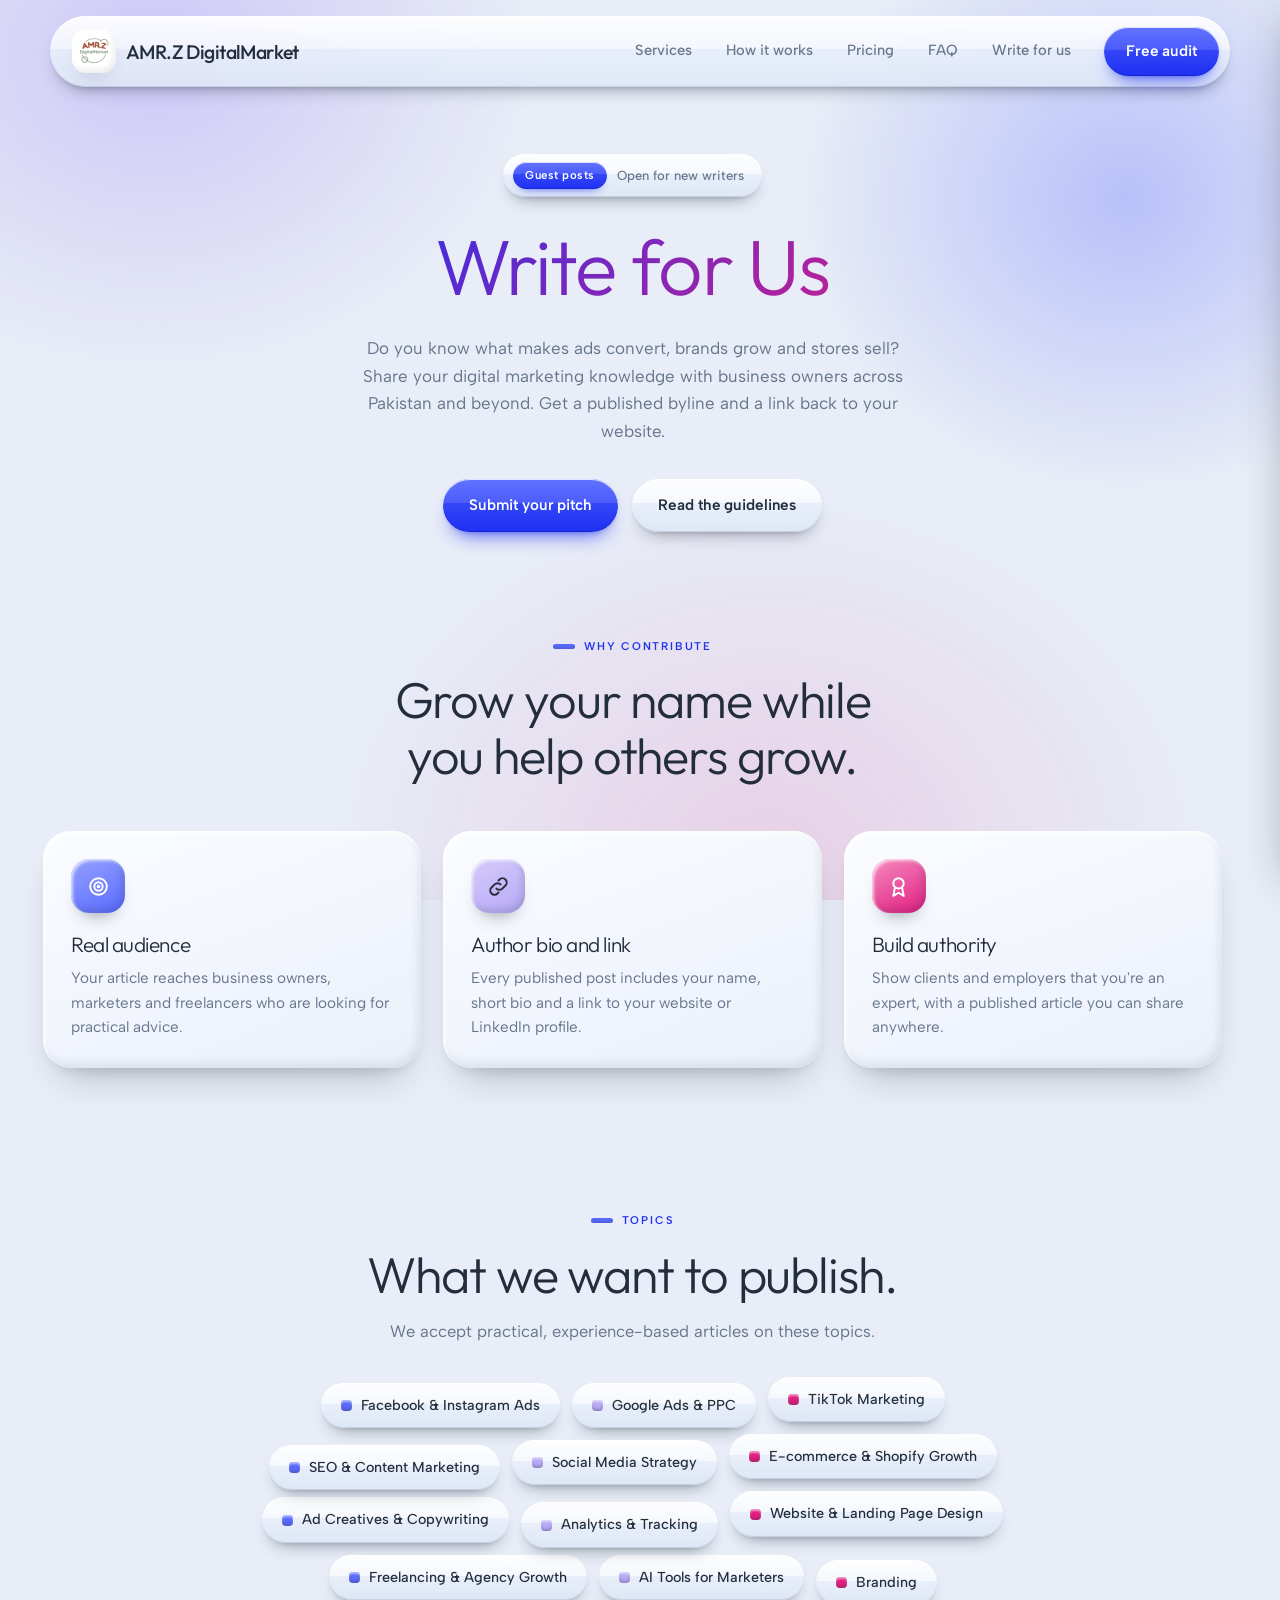
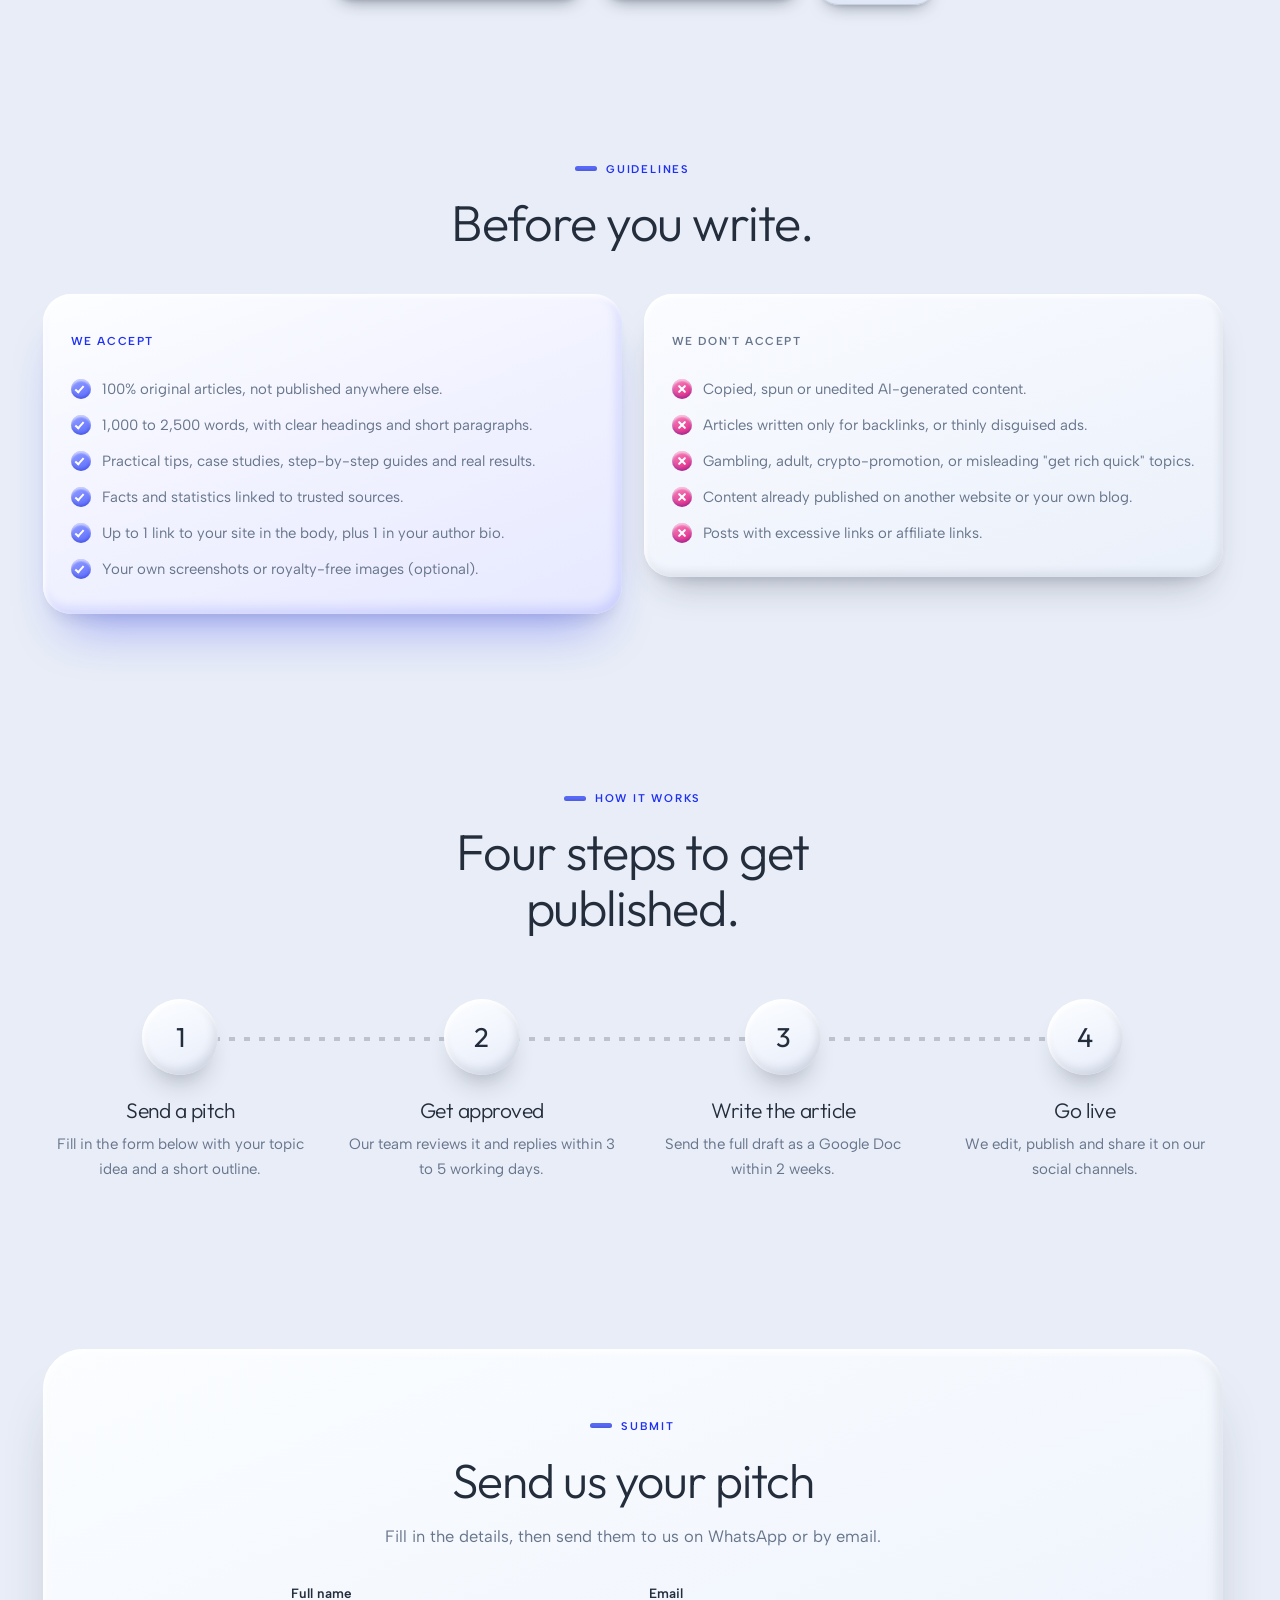
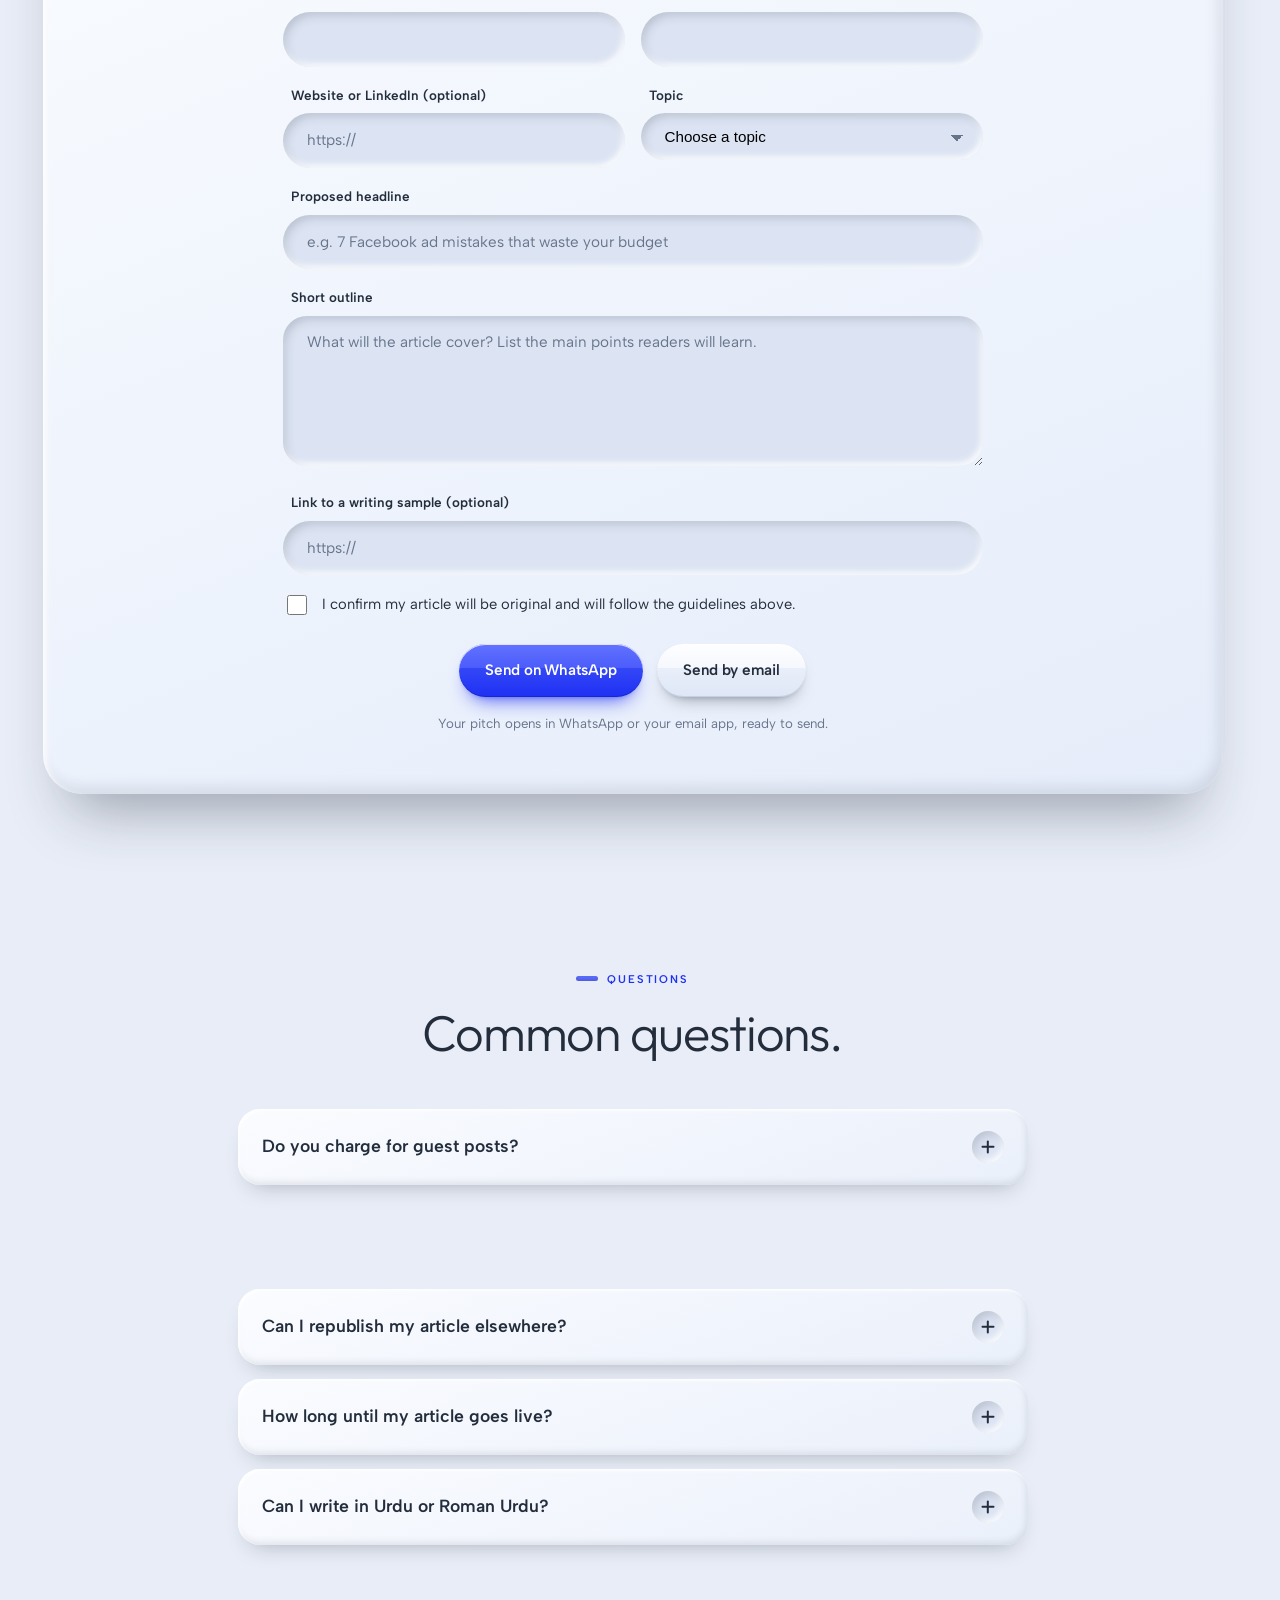
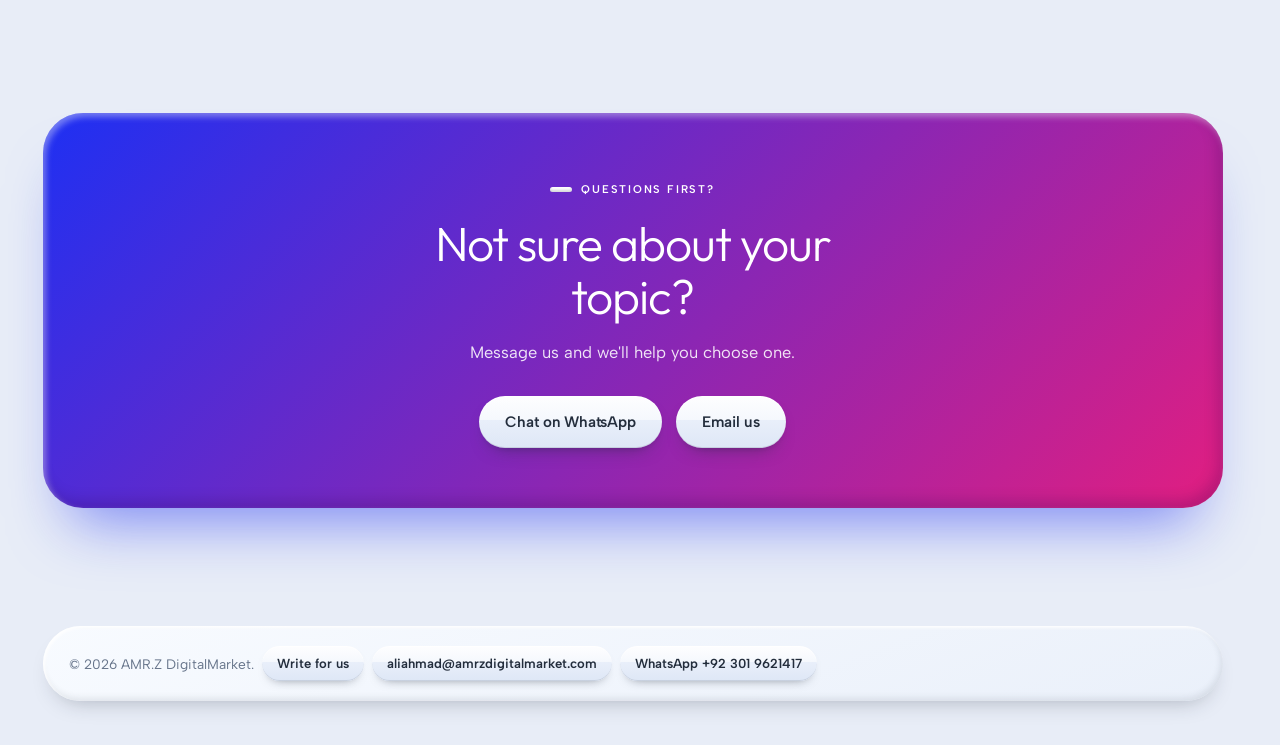
<file: write-for-us.html>
<!DOCTYPE html>
<!--
  Design: Celadon by TemplateMo (https://templatemo.com/tm-633-celadon), recoloured and adapted for AMR.Z DigitalMarket.
-->
<html lang="en">
    <head>
        <meta charset="UTF-8">
        <meta name="viewport" content="width=device-width, initial-scale=1">
        <title>Write for Us | AMR.Z DigitalMarket</title>
        <meta name="description" content="Write for AMR.Z DigitalMarket. Submit a guest post on digital marketing, Facebook and Instagram ads, Google Ads, TikTok, SEO and e-commerce growth.">
        <link rel="canonical" href="https://www.amrzdigitalmarket.com/write-for-us.html">
        <meta property="og:type" content="website">
        <meta property="og:title" content="Write for Us | AMR.Z DigitalMarket">
        <meta property="og:description" content="Write for AMR.Z DigitalMarket. Submit a guest post on digital marketing, Facebook and Instagram ads, Google Ads, TikTok, SEO and e-commerce growth.">
        <meta property="og:url" content="https://www.amrzdigitalmarket.com/write-for-us.html">
        <meta property="og:image" content="https://www.amrzdigitalmarket.com/logo.png">
        <meta name="twitter:card" content="summary_large_image">
        <link rel="icon" type="image/png" href="favicon.png">
        <link rel="apple-touch-icon" href="logo.png">
        <link rel="preconnect" href="https://fonts.googleapis.com">
        <link rel="preconnect" href="https://fonts.gstatic.com" crossorigin>
        <link href="https://fonts.googleapis.com/css2?family=Outfit:wght@200;300;400;500&family=Albert+Sans:wght@400;500;600&display=swap" rel="stylesheet">
        <link rel="stylesheet" href="style.css">
    </head>
    <body>
        <header class="top" id="top">
            <div class="shell bar">
                <a class="brand" href="index.html"><img class="logo" src="logo.png" alt="" width="44" height="44"><span>AMR.Z DigitalMarket</span></a>
                <nav class="nav">
                    <a href="index.html#features">Services</a>
                    <a href="index.html#how">How it works</a>
                    <a href="index.html#pricing">Pricing</a>
                    <a href="index.html#faq">FAQ</a>
                    <a href="write-for-us.html">Write for us</a>
                </nav>
                <a class="btn solid" href="https://wa.me/923019621417?text=Hi%20AMR.Z!%20I'd%20like%20a%20free%20audit." target="_blank" rel="noopener">Free audit</a>
                <button class="burger" id="burger" aria-label="Open menu" aria-expanded="false" aria-controls="drawer">
                    <span></span><span></span><span></span>
                </button>
            </div>
        </header>
        <div class="scrim" id="scrim"></div>
        <aside class="drawer" id="drawer" aria-label="Menu">
            <span class="dtag">Menu</span>
            <a href="index.html#features">Services</a>
            <a href="index.html#how">How it works</a>
            <a href="index.html#pricing">Pricing</a>
            <a href="index.html#stories">Who we help</a>
            <a href="index.html#faq">FAQ</a>
            <a href="write-for-us.html">Write for us</a>
            <a class="btn solid" href="https://wa.me/923019621417?text=Hi%20AMR.Z!%20I'd%20like%20a%20free%20audit." target="_blank" rel="noopener">Free audit</a>
        </aside>
        <main id="home">
            <!-- hero -->
            <section class="hero">
                <div class="shell">
                    <span class="pill rv"><b>Guest posts</b> Open for new writers</span>
                    <h1 class="rv d1">Write for Us</h1>
                    <p class="sub rv d2">Do you know what makes ads convert, brands grow and stores sell? Share your digital marketing knowledge with business owners across Pakistan and beyond. Get a published byline and a link back to your website.</p>
                    <div class="acts rv d3">
                        <a class="btn solid" href="#pitch">Submit your pitch</a>
                        <a class="btn" href="#guidelines">Read the guidelines</a>
                    </div>
                </div>
            </section>
            <!-- why -->
            <section class="pad-s">
                <div class="shell center">
                    <span class="eyebrow rv">Why contribute</span>
                    <h2 class="h2 rv">Grow your name while you help others grow.</h2>
                    <div class="whygrid">
                        <article class="whycard rv"><div class="tile t-jade"><svg viewBox="0 0 24 24"><circle cx="12" cy="12" r="8" /><circle cx="12" cy="12" r="4" /><circle cx="12" cy="12" r=".8" /></svg></div><h3>Real audience</h3><p>Your article reaches business owners, marketers and freelancers who are looking for practical advice.</p></article>
                        <article class="whycard rv d1"><div class="tile t-sky"><svg viewBox="0 0 24 24"><path d="M10 14a4 4 0 005.7 0l3-3a4 4 0 00-5.7-5.7l-1 1" /><path d="M14 10a4 4 0 00-5.7 0l-3 3A4 4 0 0011 18.7l1-1" /></svg></div><h3>Author bio and link</h3><p>Every published post includes your name, short bio and a link to your website or LinkedIn profile.</p></article>
                        <article class="whycard rv d2"><div class="tile t-coral"><svg viewBox="0 0 24 24"><circle cx="12" cy="9" r="5" /><path d="M8.5 13.5L7 21l5-3 5 3-1.5-7.5" /></svg></div><h3>Build authority</h3><p>Show clients and employers that you're an expert, with a published article you can share anywhere.</p></article>
                    </div>
                </div>
            </section>
            <!-- topics -->
            <section class="pad-s">
                <div class="shell center">
                    <span class="eyebrow rv">Topics</span>
                    <h2 class="h2 rv">What we want to publish.</h2>
                    <p class="lede rv d1">We accept practical, experience-based articles on these topics.</p>
                    <div class="chips rv d1">
                        <span class="chip"><i style="background:var(--jade)"></i>Facebook &amp; Instagram Ads</span>
                        <span class="chip"><i style="background:var(--sky)"></i>Google Ads &amp; PPC</span>
                        <span class="chip"><i style="background:var(--coral)"></i>TikTok Marketing</span>
                        <span class="chip"><i style="background:var(--jade)"></i>SEO &amp; Content Marketing</span>
                        <span class="chip"><i style="background:var(--sky)"></i>Social Media Strategy</span>
                        <span class="chip"><i style="background:var(--coral)"></i>E-commerce &amp; Shopify Growth</span>
                        <span class="chip"><i style="background:var(--jade)"></i>Ad Creatives &amp; Copywriting</span>
                        <span class="chip"><i style="background:var(--sky)"></i>Analytics &amp; Tracking</span>
                        <span class="chip"><i style="background:var(--coral)"></i>Website &amp; Landing Page Design</span>
                        <span class="chip"><i style="background:var(--jade)"></i>Freelancing &amp; Agency Growth</span>
                        <span class="chip"><i style="background:var(--sky)"></i>AI Tools for Marketers</span>
                        <span class="chip"><i style="background:var(--coral)"></i>Branding</span>
                    </div>
                </div>
            </section>
            <!-- guidelines -->
            <section class="pad" id="guidelines">
                <div class="shell center">
                    <span class="eyebrow rv">Guidelines</span>
                    <h2 class="h2 rv">Before you write.</h2>
                </div>
                <div class="shell">
                    <div class="twocol">
                        <article class="plan hot rv">
                            <span class="tag">We accept</span>
                            <ul class="feat">
                                <li><i></i>100% original articles, not published anywhere else.</li>
                                <li><i></i>1,000 to 2,500 words, with clear headings and short paragraphs.</li>
                                <li><i></i>Practical tips, case studies, step-by-step guides and real results.</li>
                                <li><i></i>Facts and statistics linked to trusted sources.</li>
                                <li><i></i>Up to 1 link to your site in the body, plus 1 in your author bio.</li>
                                <li><i></i>Your own screenshots or royalty-free images (optional).</li>
                            </ul>
                        </article>
                        <article class="plan rv d1">
                            <span class="tag">We don't accept</span>
                            <ul class="feat no">
                                <li><i></i>Copied, spun or unedited AI-generated content.</li>
                                <li><i></i>Articles written only for backlinks, or thinly disguised ads.</li>
                                <li><i></i>Gambling, adult, crypto-promotion, or misleading "get rich quick" topics.</li>
                                <li><i></i>Content already published on another website or your own blog.</li>
                                <li><i></i>Posts with excessive links or affiliate links.</li>
                            </ul>
                        </article>
                    </div>
                </div>
            </section>
            <!-- how -->
            <section class="pad" id="how">
                <div class="shell center">
                    <span class="eyebrow rv">How it works</span>
                    <h2 class="h2 rv">Four steps to get published.</h2>
                </div>
                <div class="shell">
                    <div class="track">
                        <div class="step rv">
                            <div class="disc">1</div>
                            <h3>Send a pitch</h3>
                            <p>Fill in the form below with your topic idea and a short outline.</p>
                        </div>
                        <div class="step rv d1">
                            <div class="disc">2</div>
                            <h3>Get approved</h3>
                            <p>Our team reviews it and replies within 3 to 5 working days.</p>
                        </div>
                        <div class="step rv d2">
                            <div class="disc">3</div>
                            <h3>Write the article</h3>
                            <p>Send the full draft as a Google Doc within 2 weeks.</p>
                        </div>
                        <div class="step rv d3">
                            <div class="disc">4</div>
                            <h3>Go live</h3>
                            <p>We edit, publish and share it on our social channels.</p>
                        </div>
                    </div>
                </div>
            </section>
            <!-- pitch form -->
            <section class="pad" id="pitch">
                <div class="shell">
                    <div class="close-plate pitch rv">
                        <span class="eyebrow">Submit</span>
                        <h2>Send us your pitch</h2>
                        <p class="lede" style="margin-left:auto;margin-right:auto">Fill in the details, then send them to us on WhatsApp or by email.</p>
                        <form id="pitchForm" novalidate>
                            <div class="fgrid">
                            <label class="fld"><span>Full name</span><input class="field" id="p-name" type="text" data-field="Name" required autocomplete="name"><em class="err">Please enter your name.</em></label>
                            <label class="fld"><span>Email</span><input class="field" id="p-email" type="email" data-field="Email" required autocomplete="email"><em class="err">Please enter a valid email.</em></label>
                            <label class="fld"><span>Website or LinkedIn (optional)</span><input class="field" id="p-site" type="url" data-field="Website" placeholder="https://"><em class="err">Please enter a full link starting with https://</em></label>
                            <label class="fld"><span>Topic</span><select class="field" id="p-topic" data-field="Topic" required><option value="">Choose a topic</option><option>Facebook &amp; Instagram Ads</option><option>Google Ads &amp; PPC</option><option>TikTok Marketing</option><option>SEO &amp; Content Marketing</option><option>Social Media Strategy</option><option>E-commerce &amp; Shopify Growth</option><option>Ad Creatives &amp; Copywriting</option><option>Analytics &amp; Tracking</option><option>Website &amp; Landing Page Design</option><option>Freelancing &amp; Agency Growth</option><option>AI Tools for Marketers</option><option>Branding</option><option>Other</option></select><em class="err">Please choose a topic.</em></label>
                            <label class="fld full"><span>Proposed headline</span><input class="field" id="p-title" type="text" data-field="Headline" required placeholder="e.g. 7 Facebook ad mistakes that waste your budget"><em class="err">Please add a headline.</em></label>
                            <label class="fld full"><span>Short outline</span><textarea class="field" id="p-outline" data-field="Outline" required minlength="50" placeholder="What will the article cover? List the main points readers will learn."></textarea><em class="err">Please write a short outline (at least 50 characters).</em></label>
                            <label class="fld full"><span>Link to a writing sample (optional)</span><input class="field" id="p-sample" type="url" data-field="Writing sample" placeholder="https://"><em class="err">Please enter a full link starting with https://</em></label>
                            <div class="fld agree full"><label><input type="checkbox" id="p-agree" required><span class="t">I confirm my article will be original and will follow the guidelines above.</span></label><em class="err">Please confirm before sending.</em></div>
                            </div>
                            <div class="acts">
                                <button class="btn solid" type="submit" data-via="whatsapp">Send on WhatsApp</button>
                                <button class="btn" type="submit" data-via="email">Send by email</button>
                            </div>
                            <p class="note">Your pitch opens in WhatsApp or your email app, ready to send.</p>
                        </form>
                    </div>
                </div>
            </section>
            <!-- faq -->
            <section class="pad" id="faq">
                <div class="shell center">
                    <span class="eyebrow rv">Questions</span>
                    <h2 class="h2 rv">Common questions.</h2>
                </div>
                <div class="shell">
                    <div class="faq">
                        <div class="q rv" role="button" tabindex="0" aria-expanded="false">
                            <div class="qh"><h3>Do you charge for guest posts?</h3><span class="plus"></span></div>
                            <div class="qb"><div><p>No. Submitting and publishing a guest post is free, as long as it meets our guidelines.</p></div></div>
                        </div>
                        <div class="q rv" role="button" tabindex="0" aria-expanded="false">
                            <div class="qh"><h3>Will I get a backlink?</h3><span class="plus"></span></div>
                            <div class="qb"><div><p>Yes. You can include one relevant link in the article body and one in your author bio.</p></div></div>
                        </div>
                        <div class="q rv" role="button" tabindex="0" aria-expanded="false">
                            <div class="qh"><h3>Can I republish my article elsewhere?</h3><span class="plus"></span></div>
                            <div class="qb"><div><p>Please don't. Once published here, the article should stay unique to AMR.Z DigitalMarket. You can share the link anywhere you like.</p></div></div>
                        </div>
                        <div class="q rv" role="button" tabindex="0" aria-expanded="false">
                            <div class="qh"><h3>How long until my article goes live?</h3><span class="plus"></span></div>
                            <div class="qb"><div><p>Usually within 1 to 2 weeks after we receive and approve the final draft.</p></div></div>
                        </div>
                        <div class="q rv" role="button" tabindex="0" aria-expanded="false">
                            <div class="qh"><h3>Can I write in Urdu or Roman Urdu?</h3><span class="plus"></span></div>
                            <div class="qb"><div><p>We currently publish in English. Simple, clear English is perfect. No need for fancy words.</p></div></div>
                        </div>
                    </div>
                </div>
            </section>
            <section class="pad" id="start">
                <div class="shell">
                    <div class="close-plate gradplate rv">
                        <span class="eyebrow">Questions first?</span>
                        <h2>Not sure about your topic?</h2>
                        <p class="lede">Message us and we'll help you choose one.</p>
                        <div class="acts"><a class="btn" href="https://wa.me/923019621417?text=Hi%20AMR.Z!%20I%20have%20a%20question%20about%20writing%20a%20guest%20post." target="_blank" rel="noopener">Chat on WhatsApp</a><a class="btn" href="mailto:aliahmad@amrzdigitalmarket.com">Email us</a></div>
                    </div>
                </div>
            </section>
        </main>
        <footer class="foot">
            <div class="shell">
                <div class="footbar">
                    <p>&copy; 2026 AMR.Z DigitalMarket. <a href="write-for-us.html">Write for us</a> <a href="mailto:aliahmad@amrzdigitalmarket.com">aliahmad@amrzdigitalmarket.com</a> <a href="https://wa.me/923019621417" target="_blank" rel="noopener">WhatsApp +92 301 9621417</a></p>
                </div>
            </div>
        </footer>
        <button class="up" id="up" aria-label="Back to top">
            <svg viewBox="0 0 24 24"><path d="M12 19V6M6 12l6-6 6 6" /></svg>
        </button>
        <script src="script.js"></script>
        <script src="pitch.js"></script>
    </body>
</html>
</file>
<file: style.css>
/*
  Celadon Template
  https://templatemo.com/tm-633-celadon
*/

/* ---------- reset ---------- */
*,
*::before,
*::after {
    box-sizing: border-box
}

html {
    -webkit-text-size-adjust: 100%;
    text-size-adjust: 100%;
    scroll-behavior: smooth;
    scroll-padding-top: calc(var(--bar) + 22px);
    scrollbar-gutter: stable
}

body {
    margin: 0
}

img {
    max-width: 100%;
    display: block
}

button,
input {
    font: inherit;
    color: inherit
}

/* ---------- tokens ---------- */
:root {
    --canvas: #E8EDF7;
    --plate: #F3F6FD;
    --plate-2: #EAF0FA;
    --sunk: #DCE4F3;
    --ink: #232D3C;
    --ink-2: #67758B;
    --jade: #5A6BFF;
    --jade-ink: #1E30F3;
    --coral: #E21E80;
    --sky: #B8A9F7;
    --line: rgba(35, 45, 60, .09);
    --bar: 92px;
    --r: 28px;
    --r-sm: 18px;
    --shell: 1180px;
    --ease: cubic-bezier(.19, .86, .22, 1);
    --clay: 0 22px 38px -20px rgba(35, 45, 60, .36), 0 8px 16px -10px rgba(35, 45, 60, .18), inset 2px 3px 4px 0 rgba(255, 255, 255, .95), inset -3px -5px 9px 0 rgba(35, 45, 60, .09);
    --clay-sm: 0 12px 22px -13px rgba(35, 45, 60, .34), inset 2px 2px 3px 0 rgba(255, 255, 255, .92), inset -2px -3px 6px 0 rgba(35, 45, 60, .10);
    --well: inset 4px 5px 11px -3px rgba(35, 45, 60, .22), inset -2px -3px 6px 0 rgba(255, 255, 255, .9);
    /* flat gloss set, hard stop at 46 percent with a bright top lip */
    --gloss: linear-gradient(180deg, #FEFEFF 0%, #F5F8FD 46%, #E9EFFA 46.01%, #DEE7F6 100%);
    /* plate scale gloss, the same step but far gentler so it reads as sheen on a big surface */
    --gloss-plate: linear-gradient(180deg, #FDFEFF 0%, #F7F9FE 46%, #F1F5FC 46.01%, #EAF0F9 100%);
    --gloss-down: linear-gradient(180deg, #E1E9F6 0%, #EAF0FA 54%, #F5F8FD 54.01%, #FCFDFF 100%);
    --gloss-jade: linear-gradient(180deg, #6272FF 0%, #4B5CFB 46%, #3447F6 46.01%, #1E30F3 100%);
    --gloss-jade-down: linear-gradient(180deg, #1827D6 0%, #2538EE 54%, #5668FF 54.01%, #7A89FF 100%);
    --lip: inset 0 1px 0 0 rgba(255, 255, 255, 1), inset 0 -1px 0 0 rgba(35, 45, 60, .12);
    --lip-jade: inset 0 1px 0 0 rgba(255, 255, 255, .8), inset 0 -1px 0 0 rgba(16, 24, 140, .4);
    --lift: 0 10px 18px -11px rgba(35, 45, 60, .6), 0 2px 4px -2px rgba(35, 45, 60, .16);
    --lift-hi: 0 20px 30px -15px rgba(35, 45, 60, .6), 0 5px 9px -4px rgba(35, 45, 60, .2);
    --lift-jade: 0 12px 20px -11px rgba(30, 48, 243, .9), 0 2px 4px -2px rgba(30, 48, 243, .3);
    --lift-jade-hi: 0 22px 32px -15px rgba(30, 48, 243, .95), 0 5px 9px -4px rgba(30, 48, 243, .38);
    --sheen: linear-gradient(100deg, rgba(255, 255, 255, 0) 36%, rgba(255, 255, 255, .92) 48%, rgba(255, 255, 255, 0) 61%);
    --sheen-soft: linear-gradient(100deg, rgba(255, 255, 255, 0) 36%, rgba(255, 255, 255, .55) 48%, rgba(255, 255, 255, 0) 61%);
    --sink: 0 1px 2px -1px rgba(35, 45, 60, .3), inset 0 2px 5px 0 rgba(35, 45, 60, .2);
}

body {
    background: var(--canvas);
    color: var(--ink);
    font-family: 'Albert Sans', system-ui, sans-serif;
    font-size: 16.5px;
    line-height: 1.62;
    -webkit-font-smoothing: antialiased;
    overflow-x: hidden;
}

/* soft ambient blooms so the canvas is not a flat fill */
body::before {
    content: "";
    position: fixed;
    inset: 0;
    pointer-events: none;
    z-index: 0;
    background:
        radial-gradient(48vw 40vw at 12% 6%, rgba(184, 169, 247, .55), transparent 62%),
        radial-gradient(40vw 36vw at 88% 22%, rgba(90, 107, 255, .34), transparent 64%),
        radial-gradient(52vw 44vw at 60% 96%, rgba(226, 30, 128, .14), transparent 66%);
}

h1,
h2,
h3,
h4 {
    font-family: 'Outfit', system-ui, sans-serif;
    font-weight: 300;
    letter-spacing: -.022em;
    margin: 0;
    line-height: 1.1
}

p {
    margin: 0
}

a {
    color: inherit
}

.shell {
    width: min(var(--shell), calc(100vw - 44px));
    margin: 0 auto;
    position: relative;
    z-index: 1;
    min-width: 0
}

section {
    position: relative;
    z-index: 1
}

.pad {
    padding: 84px 0
}

.pad-s {
    padding: 68px 0
}

.eyebrow {
    font-size: .7rem;
    font-weight: 600;
    letter-spacing: .16em;
    text-transform: uppercase;
    color: var(--jade-ink);
    display: inline-flex;
    align-items: center;
    gap: 9px;
}

.eyebrow::before {
    content: "";
    width: 22px;
    height: 5px;
    border-radius: 99px;
    background: var(--jade);
    box-shadow: inset 0 -2px 3px rgba(35, 45, 60, .2)
}

.h2 {
    font-size: clamp(2rem, 4.2vw, 3.15rem);
    max-width: 19ch;
    margin: 16px 0 0
}

.lede {
    color: var(--ink-2);
    max-width: 52ch;
    margin-top: 16px
}

.center {
    text-align: center
}

.center .h2,
.center .lede {
    margin-left: auto;
    margin-right: auto
}

.center .h2 {
    max-width: 17ch
}

/* ---------- clay primitives ---------- */
.clay {
    background: linear-gradient(160deg, #FAFCFF, var(--plate) 46%, var(--plate-2));
    border-radius: var(--r);
    box-shadow: var(--clay)
}

.well {
    background: var(--sunk);
    border-radius: 99px;
    box-shadow: var(--well)
}

.btn {
    position: relative;
    display: inline-flex;
    align-items: center;
    justify-content: center;
    gap: 9px;
    padding: 14px 26px;
    border: 0;
    border-radius: 99px;
    cursor: pointer;
    text-decoration: none;
    font-family: 'Albert Sans', sans-serif;
    font-size: .95rem;
    font-weight: 600;
    letter-spacing: -.005em;
    background-image: var(--sheen), var(--gloss);
    background-size: 240% 100%, 100% 100%;
    background-position: -135% 0, 0 0;
    background-repeat: no-repeat;
    color: var(--ink);
    box-shadow: var(--lift), var(--lip);
    /* background-position holds at 0s so the sheen never runs backwards on mouse out */
    transition: box-shadow .24s var(--ease), transform .24s var(--ease), background-image .16s linear, background-position 0s;
}

.btn:hover {
    transform: translateY(-3px);
    box-shadow: var(--lift-hi), var(--lip);
    background-position: 135% 0, 0 0;
    transition: box-shadow .24s var(--ease), transform .24s var(--ease), background-position .85s var(--ease);
}

.btn:active {
    transform: translateY(1px);
    background-image: var(--sheen), var(--gloss-down);
    box-shadow: var(--sink)
}

.btn:focus-visible {
    outline: 3px solid var(--jade-ink);
    outline-offset: 3px
}

.btn.solid {
    background-image: var(--sheen-soft), var(--gloss-jade);
    color: #FFFFFF;
    box-shadow: var(--lift-jade), var(--lip-jade);
}

.btn.solid:hover {
    box-shadow: var(--lift-jade-hi), var(--lip-jade)
}

.btn.solid:active {
    background-image: var(--sheen-soft), var(--gloss-jade-down);
    box-shadow: 0 1px 2px -1px rgba(20, 32, 170, .4), inset 0 2px 6px 0 rgba(14, 24, 120, .34)
}

.btn.wide {
    width: 100%
}

@media (hover:none) {
    .btn:hover {
        transform: none;
        background-position: -135% 0, 0 0
    }
}

/* ---------- header ---------- */
.top {
    position: fixed;
    top: 16px;
    left: 0;
    right: 0;
    z-index: 60
}

.bar {
    display: flex;
    align-items: center;
    gap: 18px;
    padding: 11px 11px 11px 22px;
    border-radius: 99px;
    background: linear-gradient(180deg, rgba(254, 254, 255, .94) 0%, rgba(244, 247, 253, .92) 46%, rgba(232, 238, 250, .9) 46.01%, rgba(222, 231, 246, .9) 100%);
    -webkit-backdrop-filter: blur(14px);
    backdrop-filter: blur(14px);
    box-shadow: var(--lift), var(--lip);
    transition: box-shadow .3s var(--ease), transform .3s var(--ease);
}

.top.stuck .bar {
    box-shadow: 0 18px 28px -16px rgba(35, 45, 60, .55), 0 3px 5px -2px rgba(35, 45, 60, .16), var(--lip)
}

.brand {
    display: flex;
    align-items: center;
    gap: 10px;
    text-decoration: none;
    font-family: 'Outfit', sans-serif;
    font-size: 1.22rem;
    font-weight: 500;
    letter-spacing: -.03em
}

.mark {
    width: 30px;
    height: 30px;
    border-radius: 11px;
    flex: 0 0 auto;
    background: linear-gradient(155deg, #8996FF, var(--jade) 55%, #2D40F5);
    box-shadow: 0 8px 14px -8px rgba(30, 48, 243, .8), inset 1px 2px 3px rgba(255, 255, 255, .75), inset -2px -3px 5px rgba(20, 32, 170, .28);
    position: relative
}

.mark::after {
    content: "";
    position: absolute;
    left: 50%;
    top: 52%;
    width: 11px;
    height: 11px;
    transform: translate(-50%, -50%);
    border-radius: 99px 99px 99px 3px;
    background: rgba(18, 25, 100, .55);
    box-shadow: inset 0 1px 2px rgba(255, 255, 255, .35)
}

.nav {
    display: flex;
    align-items: center;
    gap: 4px;
    margin-left: auto
}

.nav a {
    position: relative;
    text-decoration: none;
    font-size: .92rem;
    font-weight: 500;
    color: var(--ink-2);
    padding: 9px 15px;
    border-radius: 99px;
    transition: color .2s, box-shadow .25s var(--ease), background .25s;
}

.nav a:hover {
    color: var(--ink);
    background: rgba(220, 228, 243, .7);
    box-shadow: var(--well)
}

.nav a:focus-visible {
    outline: 3px solid var(--jade-ink);
    outline-offset: 2px
}

.top .btn {
    padding: 12px 22px
}

.burger {
    display: none;
    width: 44px;
    height: 44px;
    border: 0;
    border-radius: 99px;
    cursor: pointer;
    background: var(--gloss);
    box-shadow: var(--lift), var(--lip);
    position: relative;
    transition: box-shadow .18s var(--ease), background .18s linear
}

.burger:active {
    background: var(--gloss-down);
    box-shadow: var(--sink)
}

.burger span {
    position: absolute;
    left: 13px;
    width: 18px;
    height: 2.5px;
    border-radius: 99px;
    background: var(--ink);
    transition: transform .3s var(--ease), opacity .2s
}

.burger span:nth-child(1) {
    top: 16px
}

.burger span:nth-child(2) {
    top: 21.5px
}

.burger span:nth-child(3) {
    top: 27px
}

.burger[aria-expanded="true"] span:nth-child(1) {
    transform: translateY(5.5px) rotate(45deg)
}

.burger[aria-expanded="true"] span:nth-child(2) {
    opacity: 0
}

.burger[aria-expanded="true"] span:nth-child(3) {
    transform: translateY(-5.5px) rotate(-45deg)
}

/* ---------- drawer, kept outside the header so it sizes against the viewport ---------- */
.scrim {
    position: fixed;
    inset: 0;
    z-index: 70;
    background: rgba(35, 45, 60, .32);
    opacity: 0;
    visibility: hidden;
    transition: opacity .3s, visibility 0s .3s
}

.scrim.on {
    opacity: 1;
    visibility: visible;
    transition: opacity .3s
}

.drawer {
    position: fixed;
    top: 0;
    right: 0;
    z-index: 80;
    width: min(360px, 86vw);
    height: 100vh;
    height: 100dvh;
    padding: 80px 26px;
    overflow-y: auto;
    overscroll-behavior: contain;
    background: linear-gradient(170deg, #F7FAFF, var(--plate) 40%, var(--plate-2));
    box-shadow: -26px 0 44px -24px rgba(35, 45, 60, .45);
    transform: translateX(104%);
    transition: transform .42s var(--ease);
}

.drawer.on {
    transform: none
}

/* drawer scrollbar, a sunk track with a glossy jade thumb, kept off the edge */
.drawer {
    scrollbar-width: thin;
    scrollbar-color: var(--jade) var(--sunk)
}

.drawer::-webkit-scrollbar {
    width: 10px
}

.drawer::-webkit-scrollbar-track {
    background: var(--sunk);
    border-radius: 99px;
    margin: 26px 0;
    box-shadow: inset 2px 0 4px -1px rgba(35, 45, 60, .22), inset -1px 0 2px rgba(255, 255, 255, .8)
}

.drawer::-webkit-scrollbar-thumb {
    background: linear-gradient(90deg, #6272FF 0%, #4B5CFB 46%, #3447F6 46.01%, #1E30F3 100%);
    border-radius: 99px;
    border: 2px solid transparent;
    background-clip: padding-box;
    box-shadow: inset 1px 0 0 rgba(255, 255, 255, .7), inset -1px 0 0 rgba(16, 24, 140, .35)
}

.drawer::-webkit-scrollbar-thumb:hover {
    background: linear-gradient(90deg, #A3AEFF 0%, #7F8DFF 46%, #5463F7 46.01%, #2D40F5 100%);
    background-clip: padding-box
}

.drawer a:not(.btn) {
    display: block;
    text-decoration: none;
    font-size: 1.15rem;
    font-weight: 500;
    color: var(--ink);
    padding: 14px 18px;
    border-radius: var(--r-sm);
    margin-bottom: 6px;
    transition: box-shadow .25s var(--ease), background .25s;
}

.drawer a:not(.btn):hover {
    background: var(--sunk);
    box-shadow: var(--well)
}

.drawer .btn {
    display: flex;
    width: 100%;
    justify-content: center;
    color: #FFFFFF;
    margin-top: 20px
}

.drawer .dtag {
    font-size: .72rem;
    letter-spacing: .16em;
    text-transform: uppercase;
    color: var(--ink-2);
    padding: 0 18px;
    margin-bottom: 14px;
    display: block
}

body.lock {
    overflow: hidden
}

/* ---------- hero ---------- */
.hero {
    padding: calc(var(--bar) + 62px) 0 30px;
    text-align: center
}

.pill {
    display: inline-flex;
    align-items: center;
    gap: 10px;
    padding: 8px 18px 8px 10px;
    border-radius: 99px;
    font-size: .82rem;
    font-weight: 500;
    color: var(--ink-2);
    background: var(--gloss);
    box-shadow: var(--lift), var(--lip);
}

.pill b {
    display: inline-flex;
    align-items: center;
    padding: 4px 12px;
    border-radius: 99px;
    background: var(--gloss-jade);
    color: #FFFFFF;
    font-size: .72rem;
    font-weight: 600;
    letter-spacing: .04em;
    box-shadow: 0 6px 10px -7px rgba(30, 48, 243, .9), var(--lip-jade)
}

.hero h1 {
    font-size: clamp(2.6rem, 7vw, 4.9rem);
    margin: 26px auto 0;
    max-width: 14ch;
    font-weight: 200
}

.hero .sub {
    color: var(--ink-2);
    max-width: 50ch;
    margin: 20px auto 0;
    font-size: 1.06rem
}

.acts {
    display: flex;
    flex-wrap: wrap;
    gap: 14px;
    justify-content: center;
    margin-top: 34px
}

.note {
    margin-top: 16px;
    font-size: .83rem;
    color: var(--ink-2)
}

/* hero clay composition, decorative only */
.stage {
    position: relative;
    margin: 58px auto 0;
    max-width: 920px;
    height: 430px;
    pointer-events: none
}

.stage>* {
    position: absolute;
    will-change: transform
}

.slab {
    border-radius: 26px;
    background: linear-gradient(160deg, #FBFDFF, var(--plate) 48%, var(--plate-2));
    box-shadow: var(--clay);
    padding: 18px 20px;
    text-align: left
}

.slab .src {
    font-size: .68rem;
    font-weight: 600;
    letter-spacing: .13em;
    text-transform: uppercase;
    color: var(--ink-2);
    display: flex;
    align-items: center;
    gap: 8px
}

.dot {
    width: 9px;
    height: 9px;
    border-radius: 99px;
    box-shadow: inset 0 -2px 3px rgba(35, 45, 60, .28), inset 0 2px 2px rgba(255, 255, 255, .6)
}

.slab p {
    margin-top: 9px;
    font-size: .9rem;
    line-height: 1.5;
    color: var(--ink)
}

.s1 {
    left: 0;
    top: 24px;
    width: 262px
}

.s2 {
    right: 6px;
    top: 0;
    width: 250px
}

.s3 {
    left: 34px;
    bottom: 6px;
    width: 236px
}

.s4 {
    right: 24px;
    bottom: 22px;
    width: 244px
}

.core {
    left: 50%;
    top: 50%;
    transform: translate(-50%, -50%);
    width: min(360px, 74vw);
    border-radius: 34px;
    padding: 26px 26px 22px;
    text-align: left;
    background: linear-gradient(158deg, #FCFEFF, #F1F6FD 46%, #E7EEFA);
    box-shadow: 0 34px 54px -24px rgba(35, 45, 60, .42), 0 12px 22px -12px rgba(35, 45, 60, .22), inset 2px 3px 5px 0 rgba(255, 255, 255, .98), inset -4px -6px 12px 0 rgba(35, 45, 60, .11);
}

.core .lab {
    font-size: .68rem;
    font-weight: 600;
    letter-spacing: .14em;
    text-transform: uppercase;
    color: var(--jade-ink)
}

.core h3 {
    font-size: 1.5rem;
    margin-top: 10px
}

.core .meter {
    margin-top: 18px;
    height: 13px;
    border-radius: 99px;
    background: var(--sunk);
    box-shadow: var(--well);
    overflow: hidden
}

.core .meter i {
    display: block;
    height: 100%;
    width: 72%;
    border-radius: 99px;
    background: linear-gradient(90deg, #8996FF, var(--jade));
    box-shadow: inset 0 -3px 5px rgba(20, 32, 170, .3), inset 0 2px 3px rgba(255, 255, 255, .6)
}

.core .row {
    display: flex;
    justify-content: space-between;
    align-items: baseline;
    margin-top: 13px;
    font-size: .82rem;
    color: var(--ink-2)
}

.core .row b {
    font-family: 'Outfit', sans-serif;
    font-size: 1.4rem;
    font-weight: 400;
    color: var(--ink);
    font-variant-numeric: tabular-nums
}

/* ---------- trust strip ---------- */
.trust {
    display: flex;
    flex-wrap: wrap;
    justify-content: center;
    gap: 14px 46px;
    opacity: .5
}

.trust span {
    font-family: 'Outfit', sans-serif;
    font-size: 1.12rem;
    font-weight: 400;
    letter-spacing: -.01em
}

.trust-cap {
    text-align: center;
    font-size: .76rem;
    letter-spacing: .15em;
    text-transform: uppercase;
    color: var(--ink-2);
    margin-bottom: 26px
}

/* ---------- features, one slab that splits open ---------- */
.hint {
    margin-top: 22px;
    font-size: .83rem;
    color: var(--ink-2);
    letter-spacing: .02em
}

.slabrow {
    display: flex;
    gap: 12px;
    margin-top: 44px;
    height: 470px;
    min-width: 0
}

.stave {
    position: relative;
    flex: 0 1 98px;
    min-width: 0;
    overflow: hidden;
    cursor: pointer;
    border-radius: 26px;
    background: linear-gradient(163deg, #E9EEF8, #DBE4F2);
    box-shadow: 0 18px 30px -18px rgba(35, 45, 60, .4), inset 2px 3px 4px 0 rgba(255, 255, 255, .8), inset -3px -5px 9px 0 rgba(35, 45, 60, .1);
    transition: flex-grow .58s var(--ease), transform .3s var(--ease), background-color .5s linear;
}

.stave.open {
    flex-grow: 1;
    cursor: default;
    background-image: var(--gloss-plate);
    background-color: #F3F6FD
}

.stave:not(.open):hover {
    transform: translateY(-5px)
}

.stave:focus-visible {
    outline: 3px solid var(--jade-ink);
    outline-offset: 3px
}

/* quiet click affordance on a closed stave, no hover open */
.stave::after {
    content: "";
    position: absolute;
    left: 50%;
    top: 0;
    width: 34px;
    height: 4px;
    border-radius: 0 0 99px 99px;
    background: var(--jade);
    transform: translateX(-50%) scaleX(0);
    transform-origin: 50% 0;
    transition: transform .3s var(--ease)
}

.stave:not(.open):hover::after {
    transform: translateX(-50%) scaleX(1)
}

.spine {
    position: absolute;
    inset: 0;
    display: flex;
    flex-direction: column;
    align-items: center;
    justify-content: space-between;
    padding: 26px 0 28px;
    transition: opacity .28s var(--ease)
}

.stave.open .spine {
    opacity: 0;
    pointer-events: none
}

.spine .pip {
    width: 16px;
    height: 16px;
    border-radius: 99px;
    flex: 0 0 auto;
    box-shadow: 0 4px 7px -4px rgba(35, 45, 60, .7), var(--lip)
}

.spine .st {
    writing-mode: vertical-rl;
    transform: rotate(180deg);
    white-space: nowrap;
    font-size: .96rem;
    font-weight: 600;
    color: var(--ink-2);
    letter-spacing: .005em
}

.bodywrap {
    position: absolute;
    inset: 0
}

.body {
    width: 100%;
    min-width: 430px;
    height: 100%;
    padding: 38px 40px;
    display: flex;
    flex-direction: column;
    justify-content: center;
    opacity: 0;
    transform: translateY(12px);
    pointer-events: none;
    transition: opacity .42s var(--ease) .16s, transform .42s var(--ease) .16s;
}

.stave.open .body {
    opacity: 1;
    transform: none;
    pointer-events: auto
}

.body h3 {
    font-size: 1.78rem;
    margin-top: 24px;
    max-width: 18ch
}

.body p {
    color: var(--ink-2);
    margin-top: 13px;
    max-width: 42ch
}

.proof {
    margin-top: 26px;
    padding: 15px 20px;
    border-radius: 16px;
    background: var(--sunk);
    box-shadow: var(--well);
    font-size: .87rem;
    color: var(--ink-2);
    max-width: 42ch
}

.proof b {
    color: var(--ink);
    font-weight: 600
}

.tile {
    width: 54px;
    height: 54px;
    border-radius: 18px;
    display: grid;
    place-items: center;
    box-shadow: 0 12px 18px -12px rgba(35, 45, 60, .55), inset 2px 2px 3px rgba(255, 255, 255, .7), inset -3px -4px 7px rgba(35, 45, 60, .16)
}

.tile svg {
    width: 25px;
    height: 25px;
    stroke: #14195C;
    stroke-width: 1.9;
    fill: none;
    stroke-linecap: round;
    stroke-linejoin: round
}

.t-jade {
    background: linear-gradient(155deg, #94A0FF, var(--jade))
}

.t-sky {
    background: linear-gradient(155deg, #D5CBFB, var(--sky))
}

.t-coral {
    background: linear-gradient(155deg, #F58AC0, var(--coral))
}

.t-coral svg,
.t-sky svg {
    stroke: #2B2B3A
}

/* ---------- how it works ---------- */
.track {
    position: relative;
    display: grid;
    grid-template-columns: repeat(4, 1fr);
    gap: 26px;
    margin-top: 64px
}

.track>* {
    min-width: 0
}

.track::before {
    content: "";
    position: absolute;
    left: 12%;
    right: 12%;
    top: 38px;
    height: 4px;
    border-radius: 99px;
    background: repeating-linear-gradient(90deg, rgba(35, 45, 60, .22) 0 6px, transparent 6px 15px);
}

.step {
    position: relative;
    text-align: center;
    padding-top: 0
}

.disc {
    width: 76px;
    height: 76px;
    margin: 0 auto;
    border-radius: 99px;
    display: grid;
    place-items: center;
    position: relative;
    z-index: 2;
    font-family: 'Outfit', sans-serif;
    font-size: 1.7rem;
    font-weight: 400;
    color: var(--ink);
    background: linear-gradient(158deg, #FCFEFF, var(--plate) 48%, #E5ECF9);
    box-shadow: 0 18px 28px -16px rgba(35, 45, 60, .45), inset 2px 3px 4px rgba(255, 255, 255, .98), inset -3px -5px 10px rgba(35, 45, 60, .13);
}

.step h3 {
    font-size: 1.32rem;
    margin-top: 24px
}

.step p {
    color: var(--ink-2);
    font-size: .94rem;
    margin-top: 10px;
    max-width: 34ch;
    margin-left: auto;
    margin-right: auto
}

/* ---------- integrations ---------- */
.chips {
    display: flex;
    flex-wrap: wrap;
    justify-content: center;
    gap: 12px;
    margin-top: 38px;
    max-width: 780px;
    margin-left: auto;
    margin-right: auto
}

.chip {
    display: inline-flex;
    align-items: center;
    gap: 9px;
    padding: 11px 20px;
    border-radius: 99px;
    font-size: .9rem;
    font-weight: 500;
    background: var(--gloss);
    box-shadow: var(--lift), var(--lip);
    transition: transform .26s var(--ease), box-shadow .26s var(--ease)
}

.chip:nth-child(3n) {
    transform: translateY(-6px)
}

.chip:nth-child(4n) {
    transform: translateY(5px)
}

.chip:hover {
    transform: translateY(-8px)
}

.chip i {
    width: 11px;
    height: 11px;
    border-radius: 4px;
    box-shadow: inset 0 -2px 3px rgba(35, 45, 60, .3), inset 0 2px 2px rgba(255, 255, 255, .55)
}

/* ---------- stats ---------- */
.statplate {
    border-radius: 36px;
    padding: 44px;
    background: linear-gradient(158deg, #FAFCFF, var(--plate) 48%, var(--plate-2));
    box-shadow: var(--clay);
    display: grid;
    grid-template-columns: repeat(3, 1fr);
    gap: 22px
}

.statplate>* {
    min-width: 0
}

.stat {
    border-radius: 24px;
    padding: 28px 24px;
    text-align: center;
    background: var(--sunk);
    box-shadow: var(--well)
}

.stat b {
    display: block;
    font-family: 'Outfit', sans-serif;
    font-size: clamp(2.2rem, 4.4vw, 3rem);
    font-weight: 300;
    letter-spacing: -.03em;
    font-variant-numeric: tabular-nums
}

.stat span {
    display: block;
    color: var(--ink-2);
    font-size: .88rem;
    margin-top: 6px
}

/* ---------- testimonials rail ---------- */
.railhead {
    display: flex;
    align-items: flex-end;
    justify-content: space-between;
    gap: 24px;
    flex-wrap: wrap
}

.railnav {
    display: flex;
    align-items: center;
    gap: 12px
}

.count {
    font-variant-numeric: tabular-nums;
    font-size: .86rem;
    color: var(--ink-2);
    letter-spacing: .08em;
    min-width: 64px;
    text-align: center
}

.arw {
    width: 46px;
    height: 46px;
    border: 0;
    border-radius: 99px;
    cursor: pointer;
    display: grid;
    place-items: center;
    background: var(--gloss);
    box-shadow: var(--lift), var(--lip);
    transition: transform .18s var(--ease), box-shadow .18s var(--ease), background .18s linear, opacity .22s
}

.arw svg {
    width: 17px;
    height: 17px;
    stroke: var(--ink);
    stroke-width: 2;
    fill: none;
    stroke-linecap: round;
    stroke-linejoin: round
}

.arw:not([disabled]):hover {
    transform: translateY(-2px)
}

.arw:not([disabled]):active {
    transform: translateY(1px);
    background: var(--gloss-down);
    box-shadow: var(--sink)
}

.arw[disabled] {
    opacity: .4;
    cursor: default;
    box-shadow: var(--well);
    background: var(--sunk)
}

.arw:focus-visible {
    outline: 3px solid var(--jade-ink);
    outline-offset: 3px
}

.viewport {
    margin-top: 34px;
    overflow: hidden;
    min-width: 0;
    max-width: 100%;
    touch-action: pan-y;
    cursor: grab;
    padding: 26px 0 55px
}

.viewport.dragging {
    cursor: grabbing
}

.lane {
    display: flex;
    gap: 22px;
    padding-left: 4px;
    align-items: stretch;
    will-change: transform;
    user-select: none;
    -webkit-user-select: none
}

.lane * {
    -webkit-user-drag: none;
    user-select: none;
    -webkit-user-select: none
}

.quote {
    flex: 0 0 auto;
    width: min(400px, 80vw);
    border-radius: var(--r);
    padding: 28px;
    display: flex;
    flex-direction: column;
    background: linear-gradient(160deg, #FAFCFF, var(--plate) 46%, var(--plate-2));
    box-shadow: var(--clay);
    will-change: transform;
}

.quote.tint {
    background: linear-gradient(158deg, #FCFCFF, #F1F2FF 48%, #E6E8FF)
}

.qtop {
    display: flex;
    align-items: center;
    justify-content: space-between;
    gap: 14px
}

.co {
    display: flex;
    align-items: center;
    gap: 9px;
    font-family: 'Outfit', sans-serif;
    font-size: 1.04rem;
    font-weight: 500;
    letter-spacing: -.025em
}

.co i {
    width: 11px;
    height: 11px;
    border-radius: 99px;
    flex: 0 0 auto;
    box-shadow: 0 3px 5px -3px rgba(35, 45, 60, .7), var(--lip)
}

.result {
    font-size: .73rem;
    font-weight: 600;
    padding: 6px 13px;
    border-radius: 99px;
    white-space: nowrap;
    background: var(--gloss);
    box-shadow: 0 6px 10px -8px rgba(35, 45, 60, .6), var(--lip)
}

.quote blockquote {
    margin: 24px 0 0;
    font-family: 'Outfit', sans-serif;
    font-weight: 300;
    font-size: 1.2rem;
    line-height: 1.48;
    letter-spacing: -.018em
}

.groove {
    height: 3px;
    border-radius: 99px;
    background: var(--sunk);
    box-shadow: var(--well);
    margin-top: auto
}

.who {
    display: flex;
    align-items: center;
    gap: 14px;
    padding-top: 20px;
    margin-top: 22px
}

.who .groove {
    display: none
}

.face {
    width: 46px;
    height: 46px;
    flex: 0 0 auto;
    border-radius: 99px;
    display: grid;
    place-items: center;
    font-family: 'Outfit', sans-serif;
    font-weight: 500;
    font-size: 1rem;
    color: #14195C;
    box-shadow: 0 10px 16px -10px rgba(35, 45, 60, .5), inset 2px 2px 3px rgba(255, 255, 255, .65), inset -2px -3px 6px rgba(35, 45, 60, .18)
}

.who b {
    display: block;
    font-family: 'Albert Sans', sans-serif;
    font-size: .95rem;
    font-weight: 600
}

.who span:not(.face) {
    display: block;
    font-size: .84rem;
    color: var(--ink-2)
}

/* ---------- pricing ---------- */
.toggle {
    display: flex;
    align-items: center;
    justify-content: center;
    gap: 16px;
    margin-top: 34px;
    font-size: .93rem
}

.toggle .lbl {
    color: var(--ink-2);
    transition: color .25s;
    font-weight: 500
}

.toggle .lbl.on {
    color: var(--ink)
}

.switch {
    width: 74px;
    height: 38px;
    border-radius: 99px;
    background: var(--sunk);
    box-shadow: var(--well);
    position: relative;
    cursor: pointer;
    flex: 0 0 auto
}

.switch:focus-visible {
    outline: 3px solid var(--jade-ink);
    outline-offset: 4px
}

.knob {
    position: absolute;
    top: 5px;
    left: 5px;
    width: 28px;
    height: 28px;
    border-radius: 99px;
    background: var(--gloss);
    box-shadow: 0 4px 7px -4px rgba(35, 45, 60, .7), var(--lip);
    transition: transform .34s var(--ease), background .34s linear, box-shadow .34s
}

.switch[aria-checked="true"] .knob {
    transform: translateX(36px);
    background: var(--gloss-jade);
    box-shadow: 0 4px 7px -4px rgba(20, 32, 170, .8), var(--lip-jade)
}

.save {
    font-size: .74rem;
    font-weight: 600;
    padding: 5px 12px;
    border-radius: 99px;
    background: var(--gloss-jade);
    color: #FFFFFF;
    box-shadow: 0 6px 10px -7px rgba(30, 48, 243, .9), var(--lip-jade)
}

.plans {
    display: grid;
    grid-template-columns: repeat(3, 1fr);
    gap: 22px;
    margin-top: 44px;
    align-items: start
}

.plans>* {
    min-width: 0
}

.plan {
    border-radius: var(--r);
    padding: 32px 28px;
    background: linear-gradient(160deg, #FAFCFF, var(--plate) 46%, var(--plate-2));
    box-shadow: var(--clay)
}

.plan.hot {
    background: linear-gradient(158deg, #FCFEFF, #F1F2FF 50%, #E6E8FF);
    box-shadow: 0 34px 52px -24px rgba(30, 48, 243, .4), 0 12px 20px -12px rgba(35, 45, 60, .2), inset 2px 3px 5px rgba(255, 255, 255, .98), inset -4px -6px 12px rgba(30, 48, 243, .14);
    transform: translateY(-14px)
}

.plan .tag {
    font-size: .72rem;
    font-weight: 600;
    letter-spacing: .14em;
    text-transform: uppercase;
    color: var(--ink-2)
}

.plan.hot .tag {
    color: var(--jade-ink)
}

.plan .cost {
    margin-top: 16px;
    display: flex;
    align-items: baseline;
    gap: 7px
}

.plan .cost b {
    font-family: 'Outfit', sans-serif;
    font-size: 3rem;
    font-weight: 300;
    letter-spacing: -.035em;
    font-variant-numeric: tabular-nums
}

.plan .cost span {
    color: var(--ink-2);
    font-size: .88rem
}

.plan .total {
    display: inline-flex;
    align-items: center;
    gap: 8px;
    margin-top: 12px;
    padding: 7px 14px;
    border-radius: 99px;
    font-size: .82rem;
    color: var(--ink-2);
    background: var(--sunk);
    box-shadow: var(--well);
    font-variant-numeric: tabular-nums;
    transition: color .25s;
}

.plan .total b {
    color: var(--ink);
    font-weight: 600
}

.plan .total .was {
    text-decoration: line-through;
    opacity: .55
}

.plans.yearly .plan .total {
    color: var(--jade-ink)
}

.plans.yearly .plan .total b {
    color: var(--jade-ink)
}

.plan .desc {
    color: var(--ink-2);
    font-size: .92rem;
    margin-top: 10px;
    min-height: 44px
}

.plan .btn {
    margin-top: 22px
}

.feat {
    list-style: none;
    margin: 24px 0 0;
    padding: 0;
    display: grid;
    gap: 12px
}

.feat li {
    display: flex;
    gap: 11px;
    font-size: .93rem;
    color: var(--ink-2);
    align-items: flex-start
}

.feat i {
    width: 20px;
    height: 20px;
    flex: 0 0 auto;
    margin-top: 2px;
    border-radius: 99px;
    background: linear-gradient(155deg, #94A0FF, var(--jade));
    box-shadow: inset 0 -2px 3px rgba(20, 32, 170, .3), inset 0 2px 2px rgba(255, 255, 255, .6);
    position: relative
}

.feat i::after {
    content: "";
    position: absolute;
    left: 6.5px;
    top: 5px;
    width: 5px;
    height: 9px;
    border: solid #FFFFFF;
    border-width: 0 2px 2px 0;
    transform: rotate(42deg)
}

/* ---------- faq ---------- */
.faq {
    max-width: 790px;
    margin: 48px auto 0;
    display: grid;
    gap: 14px
}

.q {
    border-radius: 22px;
    background: linear-gradient(160deg, #FAFCFF, var(--plate) 46%, var(--plate-2));
    box-shadow: var(--clay-sm);
    cursor: pointer;
    transition: box-shadow .3s var(--ease)
}

.q:focus-visible {
    outline: 3px solid var(--jade-ink);
    outline-offset: 3px
}

.qh {
    display: flex;
    align-items: center;
    gap: 18px;
    padding: 22px 24px
}

.qh h3 {
    font-size: 1.1rem;
    flex: 1 1 auto;
    font-family: 'Albert Sans', sans-serif;
    font-weight: 600;
    letter-spacing: 0;
    line-height: 1.4
}

.plus {
    width: 32px;
    height: 32px;
    flex: 0 0 auto;
    border-radius: 99px;
    background: var(--sunk);
    box-shadow: var(--well);
    position: relative
}

.plus::before,
.plus::after {
    content: "";
    position: absolute;
    left: 50%;
    top: 50%;
    background: var(--ink);
    border-radius: 99px;
    transition: transform .32s var(--ease)
}

.plus::before {
    width: 13px;
    height: 2.4px;
    transform: translate(-50%, -50%)
}

.plus::after {
    width: 2.4px;
    height: 13px;
    transform: translate(-50%, -50%)
}

.q.open .plus::after {
    transform: translate(-50%, -50%) rotate(90deg);
    opacity: 0
}

.qb {
    display: grid;
    grid-template-rows: 0fr;
    transition: grid-template-rows .38s var(--ease)
}

.q.open .qb {
    grid-template-rows: 1fr
}

.qb>div {
    overflow: hidden
}

.qb p {
    padding: 0 24px 24px;
    color: var(--ink-2);
    font-size: .95rem
}

/* ---------- closing cta ---------- */
.close-plate {
    border-radius: 40px;
    padding: 60px 44px;
    text-align: center;
    background: linear-gradient(158deg, #FBFDFF, #F0F5FD 46%, #E6EDFA);
    box-shadow: 0 40px 60px -28px rgba(35, 45, 60, .42), inset 3px 4px 6px rgba(255, 255, 255, .98), inset -5px -7px 14px rgba(35, 45, 60, .11)
}

.close-plate h2 {
    font-size: clamp(2rem, 4.4vw, 3rem);
    max-width: 16ch;
    margin: 18px auto 0
}

.form {
    display: flex;
    gap: 12px;
    justify-content: center;
    flex-wrap: wrap;
    margin-top: 32px
}

.field {
    width: min(330px, 100%);
    padding: 15px 24px;
    border: 0;
    border-radius: 99px;
    background: var(--sunk);
    box-shadow: var(--well);
    outline: none;
    font-size: .95rem
}

.field::placeholder {
    color: var(--ink-2)
}

.field:focus {
    box-shadow: var(--well), 0 0 0 3px rgba(30, 48, 243, .5)
}

/* ---------- footer ---------- */
.foot {
    padding: 34px 0 44px
}

.footbar {
    display: flex;
    align-items: center;
    justify-content: space-between;
    gap: 18px;
    flex-wrap: wrap;
    padding: 20px 26px;
    border-radius: 99px;
    background: linear-gradient(160deg, #F8FBFF, var(--plate-2));
    box-shadow: var(--clay-sm)
}

.footbar p {
    font-size: .86rem;
    color: var(--ink-2);
    display: flex;
    align-items: center;
    gap: 8px;
    flex-wrap: wrap;
    justify-content: center
}

.footbar a {
    display: inline-flex;
    align-items: center;
    text-decoration: none;
    color: var(--ink);
    font-weight: 600;
    font-size: .82rem;
    padding: 7px 15px;
    border-radius: 99px;
    background-image: var(--sheen), var(--gloss);
    background-size: 240% 100%, 100% 100%;
    background-position: -135% 0, 0 0;
    background-repeat: no-repeat;
    box-shadow: 0 6px 11px -8px rgba(35, 45, 60, .6), var(--lip);
    transition: transform .24s var(--ease), box-shadow .24s var(--ease), background-image .16s linear, background-position 0s;
}

.footbar a:hover {
    transform: translateY(-2px);
    box-shadow: 0 12px 18px -10px rgba(35, 45, 60, .65), var(--lip);
    background-position: 135% 0, 0 0;
    transition: transform .24s var(--ease), box-shadow .24s var(--ease), background-position .85s var(--ease);
}

.footbar a:active {
    transform: translateY(1px);
    background-image: var(--sheen), var(--gloss-down);
    box-shadow: var(--sink)
}

.footbar a:focus-visible {
    outline: 3px solid var(--jade-ink);
    outline-offset: 3px
}

/* ---------- back to top ---------- */
.up {
    position: fixed;
    right: 22px;
    bottom: 22px;
    z-index: 55;
    width: 50px;
    height: 50px;
    border: 0;
    border-radius: 99px;
    cursor: pointer;
    display: grid;
    place-items: center;
    background: var(--gloss);
    box-shadow: var(--lift), var(--lip);
    opacity: 0;
    transform: translateY(26px);
    pointer-events: none;
    transition: opacity .32s var(--ease), transform .32s var(--ease), background .18s linear, box-shadow .18s var(--ease)
}

.up svg {
    width: 17px;
    height: 17px;
    stroke: var(--ink);
    stroke-width: 2.1;
    fill: none;
    stroke-linecap: round;
    stroke-linejoin: round
}

body.away .up {
    opacity: 1;
    transform: none;
    pointer-events: auto
}

body.lock .up {
    opacity: 0;
    transform: translateY(26px);
    pointer-events: none
}

.up:active {
    background: var(--gloss-down);
    box-shadow: var(--sink)
}

.up:focus-visible {
    outline: 3px solid var(--jade-ink);
    outline-offset: 3px
}

/* ---------- reveal ---------- */
.rv {
    opacity: 0;
    transform: translateY(26px);
    transition: opacity .7s var(--ease), transform .7s var(--ease)
}

.rv.in {
    opacity: 1;
    transform: none
}

.rv.d1 {
    transition-delay: .08s
}

.rv.d2 {
    transition-delay: .16s
}

.rv.d3 {
    transition-delay: .24s
}

/* ---------- responsive ---------- */
@media (max-width:1000px) {

    .nav,
    .top .btn {
        display: none
    }

    .burger {
        display: block;
        margin-left: auto
    }

    .bar {
        padding: 10px 10px 10px 20px;
        -webkit-backdrop-filter: none;
        backdrop-filter: none;
        background: linear-gradient(160deg, #FAFCFF, #EAF0FA)
    }

    .track,
    .plans,
    .statplate {
        grid-template-columns: 1fr 1fr
    }

    .track::before {
        display: none
    }

    .plan.hot {
        transform: none
    }

    .stage {
        height: 520px;
        max-width: 560px
    }

    .s1,
    .s2,
    .s3,
    .s4 {
        width: 212px
    }

    .s2 {
        right: 0
    }

    .s4 {
        right: 0
    }
}

@media (max-width:900px) {

    /* the slab turns on its side and behaves as a vertical accordion */
    .slabrow {
        flex-direction: column;
        height: auto;
        gap: 12px
    }

    .stave,
    .stave.open {
        flex: none
    }

    .stave::after {
        display: none
    }

    .stave:not(.open):hover {
        transform: none
    }

    .spine {
        position: static;
        flex-direction: row;
        align-items: center;
        justify-content: flex-start;
        gap: 15px;
        padding: 20px 22px
    }

    .stave.open .spine {
        opacity: 1;
        pointer-events: auto
    }

    .spine .st {
        writing-mode: horizontal-tb;
        transform: none;
        font-size: 1.04rem;
        color: var(--ink);
        white-space: normal
    }

    .bodywrap {
        position: static;
        display: grid;
        grid-template-rows: 0fr;
        transition: grid-template-rows .44s var(--ease)
    }

    .stave.open .bodywrap {
        grid-template-rows: 1fr
    }

    .bodywrap>.body {
        overflow: hidden;
        min-width: 0;
        width: auto;
        height: auto;
        padding: 0 22px 24px;
        opacity: 1;
        transform: none;
        pointer-events: auto;
        transition: none;
    }

    .body h3,
    .body .tile {
        display: none
    }

    .body p,
    .proof {
        max-width: none
    }
}

@media (max-width:720px) {
    .pad {
        padding: 74px 0
    }

    .track,
    .plans,
    .statplate {
        grid-template-columns: 1fr
    }

    .statplate {
        padding: 22px;
        border-radius: 30px
    }

    .close-plate {
        padding: 44px 22px;
        border-radius: 30px
    }

    .stage {
        height: auto;
        max-width: none;
        display: grid;
        gap: 16px;
        margin-top: 44px
    }

    .stage>* {
        position: static;
        transform: none !important;
        width: auto !important
    }

    .core {
        width: auto;
        order: -1
    }

    .s2,
    .s4 {
        display: none
    }

    .railhead {
        flex-direction: column;
        align-items: flex-start
    }

    .railnav {
        align-self: flex-end
    }

    .footbar {
        border-radius: 26px;
        justify-content: center;
        text-align: center
    }
}

@media (prefers-reduced-motion:reduce) {
    html {
        scroll-behavior: auto
    }

    *,
    *::before,
    *::after {
        animation-duration: .01ms !important;
        transition-duration: .01ms !important
    }

    .rv {
        opacity: 1;
        transform: none
    }
}


/* ======================================================================
   AMR.Z additions. Palette follows the amrz-sb site: blue to pink gradient.
   ====================================================================== */
:root { --brand-grad: linear-gradient(135deg, #1E30F3 0%, #E21E80 100%); }

.brand .logo { width: 44px; height: 44px; object-fit: contain; flex: 0 0 auto; border-radius: 14px; background: #fff; box-shadow: var(--clay-sm); }
.brand span { white-space: nowrap }
@media (max-width: 420px) { .brand span { font-size: 1rem } }

/* gradient headline like the amrz-sb hero */
.hero h1, .grad-text {
    background: var(--brand-grad);
    -webkit-background-clip: text;
    background-clip: text;
    color: transparent;
    -webkit-text-fill-color: transparent;
}
.hero h1 { font-weight: 300; padding-bottom: .08em }
.hero h1 span { display: block }

/* brand gradient plate, used for the closing call to action */
.close-plate.gradplate {
    background: var(--brand-grad);
    color: #fff;
    box-shadow: 0 40px 60px -28px rgba(30, 48, 243, .55), inset 3px 4px 6px rgba(255, 255, 255, .38), inset -5px -7px 14px rgba(40, 0, 80, .22);
}
.close-plate.gradplate .eyebrow { color: #fff }
.close-plate.gradplate .eyebrow::before { background: #fff }
.close-plate.gradplate .lede { color: rgba(255, 255, 255, .88); margin-left: auto; margin-right: auto }
.close-plate.gradplate .note { color: rgba(255, 255, 255, .85) }
.close-plate .acts { margin-top: 30px }

/* tiles on coral use a light stroke so they stay readable */
.t-coral svg { stroke: #fff }
.t-jade svg { stroke: #fff }

/* why-us cards */
.whygrid { display: flex; flex-wrap: wrap; justify-content: center; gap: 22px; margin-top: 48px }
.whycard {
    flex: 0 1 calc(33.333% - 15px);
    min-width: 260px;
    border-radius: var(--r);
    padding: 28px;
    background: linear-gradient(160deg, #FAFCFF, var(--plate) 46%, var(--plate-2));
    box-shadow: var(--clay);
    text-align: left;
}
.whycard h3 { font-size: 1.3rem; margin-top: 20px }
.whycard p { color: var(--ink-2); margin-top: 10px; font-size: .95rem }

/* plans: price block, platform picker */
.plan .cost b { font-size: 2.35rem }
.plan .total { margin-top: 10px }
.plan .pickwrap { margin-top: 22px }
.plan .picklbl { font-size: .74rem; font-weight: 600; letter-spacing: .12em; text-transform: uppercase; color: var(--ink-2); margin-bottom: 8px }
.pick { display: flex; gap: 4px; padding: 5px; border-radius: 99px; background: var(--sunk); box-shadow: var(--well) }
.pick label { position: relative; flex: 1; min-width: 0 }
.pick input { position: absolute; opacity: 0; pointer-events: none }
.pick span {
    display: block; text-align: center; padding: 9px 4px; border-radius: 99px;
    font-size: .8rem; font-weight: 600; color: var(--ink-2); cursor: pointer;
    transition: color .2s, box-shadow .25s var(--ease), background .25s;
}
.pick input:checked + span { background-image: var(--gloss-jade); color: #fff; box-shadow: var(--lift-jade), var(--lip-jade) }
.pick input:focus-visible + span { outline: 3px solid var(--coral); outline-offset: 2px }
.plan .btn { margin-top: 18px }
.plan.hot .tag { color: var(--jade-ink) }
#currency-note:empty { display: none }
#currency-note { font-size: .85rem; margin-top: 12px }

/* guidelines, no-list marks */
.twocol { display: grid; grid-template-columns: 1fr 1fr; gap: 22px; margin-top: 44px; align-items: start }
.twocol > * { min-width: 0 }
.feat.no i { background: linear-gradient(155deg, #F58AC0, var(--coral)) }
.feat.no i::after { display: none }
.feat.no i::before { content: ""; position: absolute; left: 5px; top: 9px; width: 10px; height: 2px; border-radius: 2px; background: #fff; transform: rotate(45deg); box-shadow: 0 0 0 0 #fff }
.feat.no i::after { display: block; left: 5px; top: 9px; width: 10px; height: 2px; border: 0; border-radius: 2px; background: #fff; transform: rotate(-45deg) }
.plan .tag.big { font-size: .78rem }
.chips .chip { cursor: default }

/* pitch form */
.pitch { text-align: center }
.pitch form { text-align: left; margin: 34px auto 0; max-width: 700px }
.fgrid { display: grid; grid-template-columns: 1fr 1fr; gap: 18px 16px }
.fgrid .full { grid-column: 1 / -1 }
.fld { display: block }
.fld > span { display: block; font-size: .84rem; font-weight: 600; margin: 0 0 7px 8px }
.fld .field { width: 100% }
textarea.field { border-radius: 24px; min-height: 150px; resize: vertical; font-family: inherit; line-height: 1.5 }
select.field {
    appearance: none; -webkit-appearance: none; cursor: pointer;
    background-image: linear-gradient(45deg, transparent 50%, var(--ink-2) 50%), linear-gradient(135deg, var(--ink-2) 50%, transparent 50%);
    background-position: calc(100% - 26px) 52%, calc(100% - 20px) 52%;
    background-size: 6px 6px, 6px 6px;
    background-repeat: no-repeat;
    padding-right: 48px;
}
.fld .err { display: none; font-style: normal; font-size: .8rem; color: #B0145F; margin: 7px 0 0 10px }
.fld.bad .err { display: block }
.fld.bad .field { box-shadow: var(--well), 0 0 0 3px rgba(226, 30, 128, .55) }
.agree label { display: flex; gap: 12px; align-items: flex-start; font-size: .92rem; cursor: pointer }
.agree input { width: 20px; height: 20px; margin-top: 2px; accent-color: #1E30F3; flex: 0 0 auto }
.pitch .acts { margin-top: 26px }
.pitch .note { text-align: center }
@media (max-width: 720px) {
    .fgrid, .twocol { grid-template-columns: 1fr }
    .whycard { flex-basis: 100% }
}
</file>
